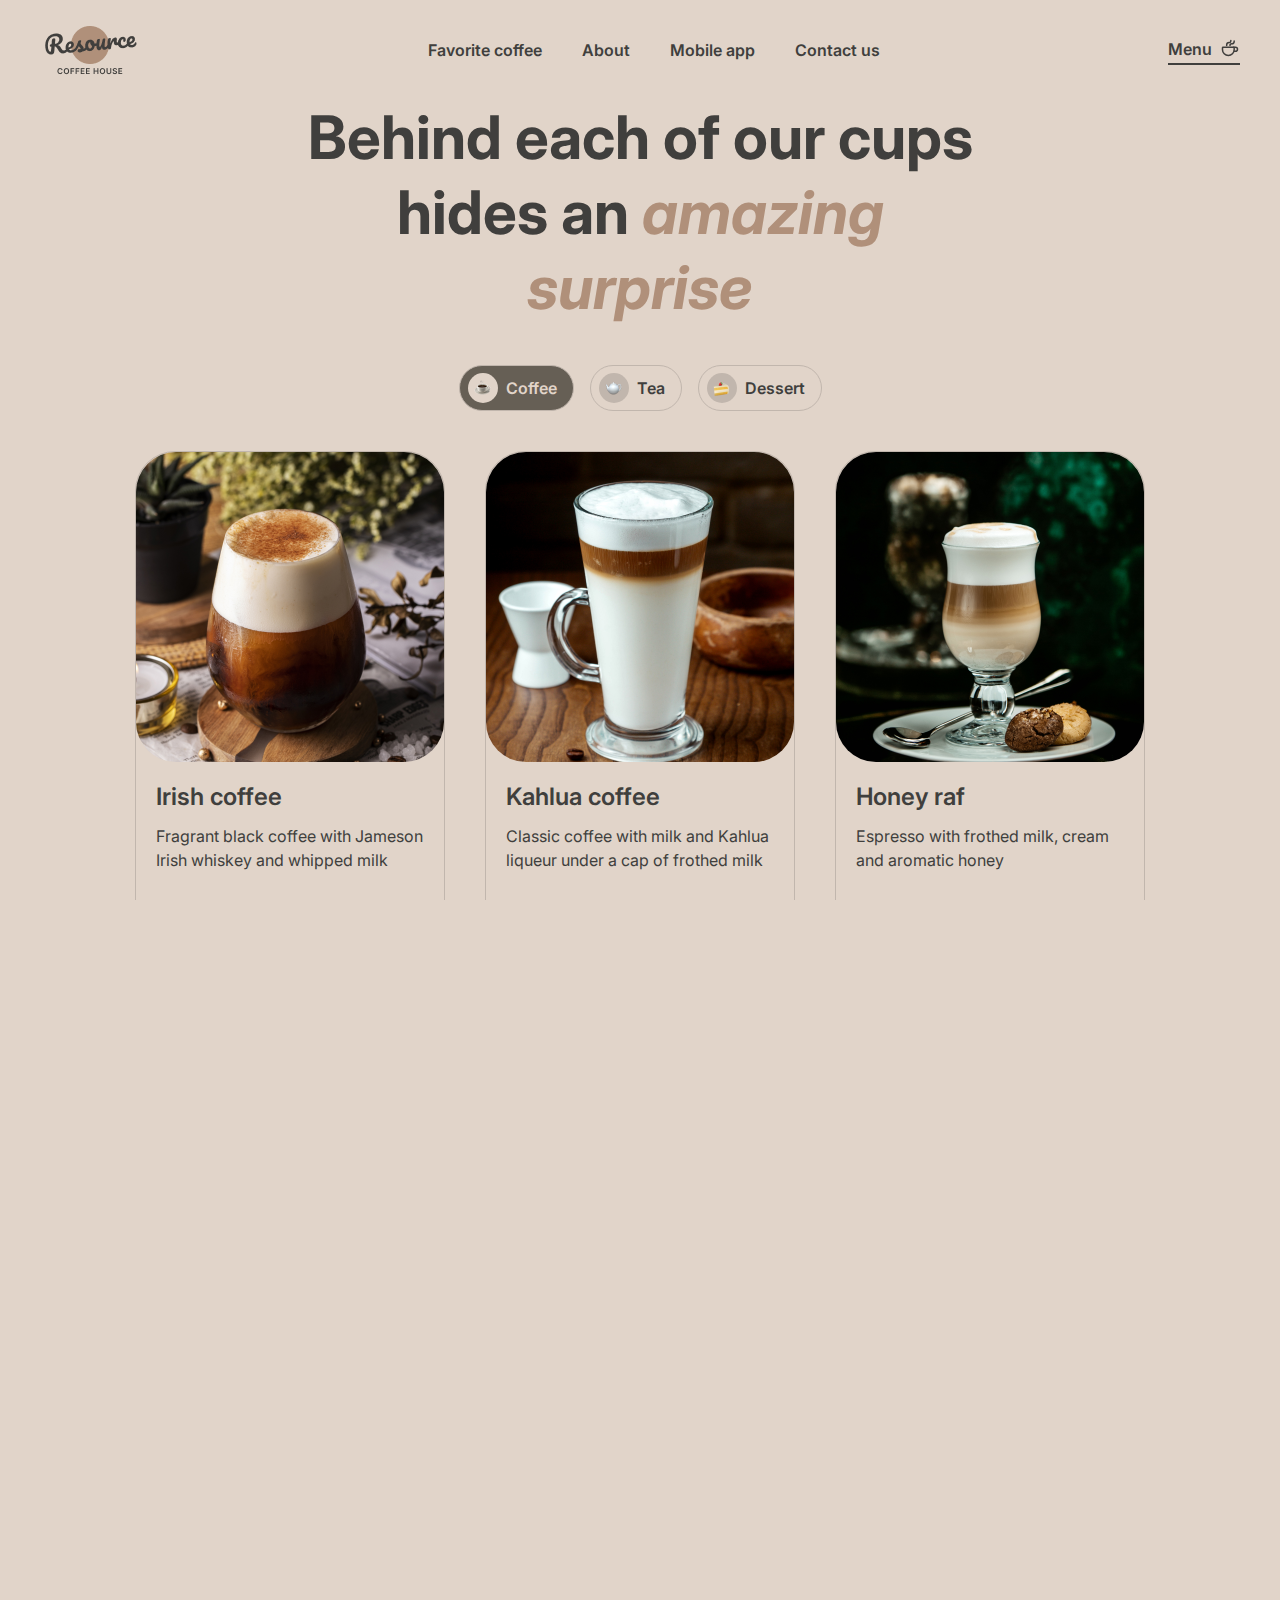
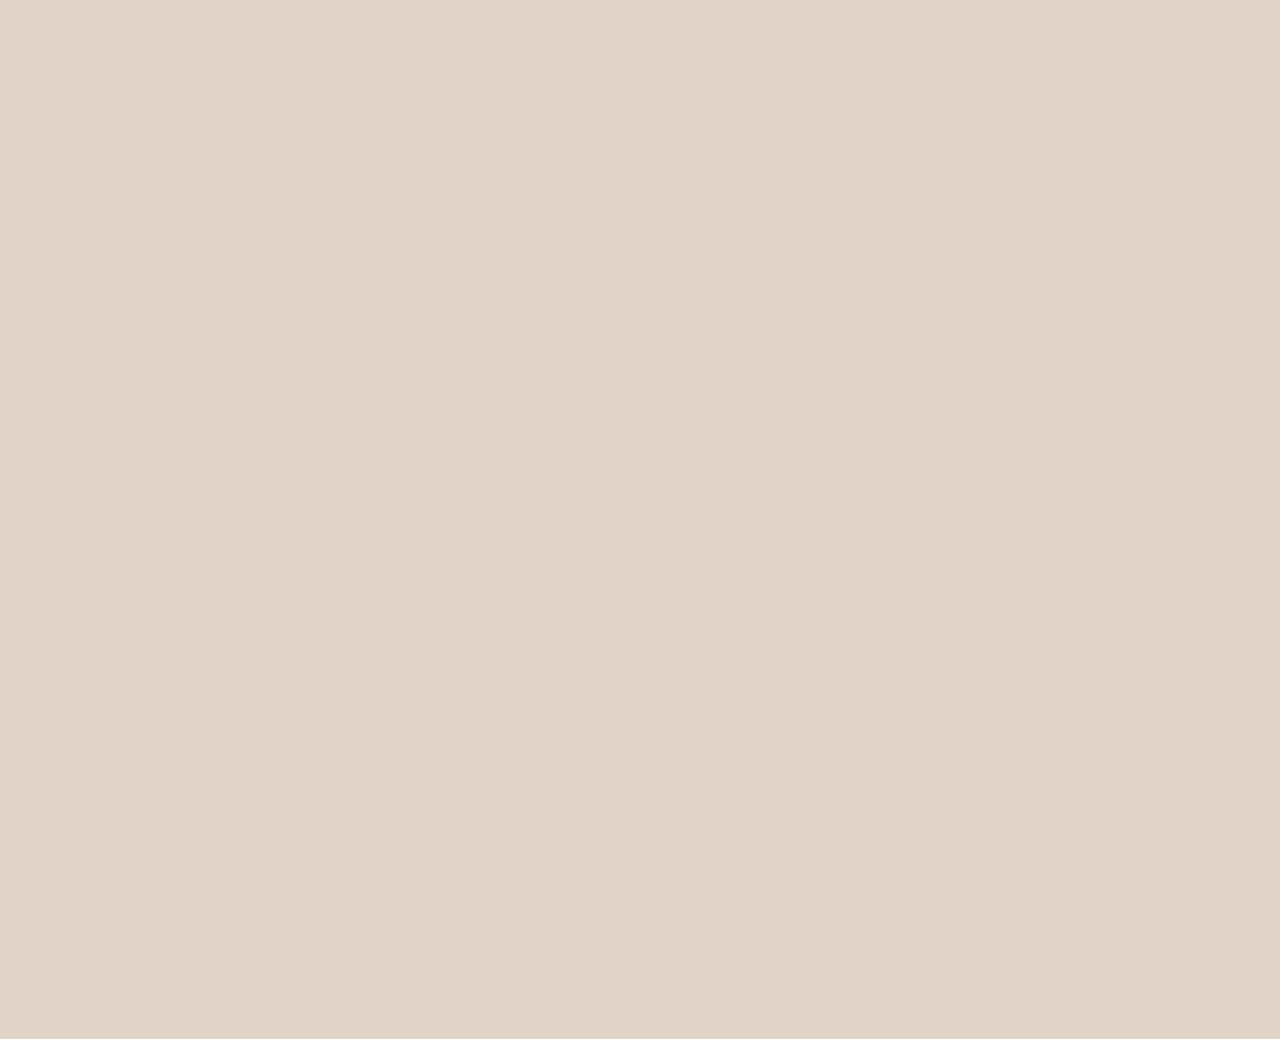
<file: menu-page/menu.html>
<!DOCTYPE html>
<html lang="en">

<head>
    <meta charset="UTF-8">
    <meta name="viewport" content="width=device-width, initial-scale=1.0">
    <link rel="shortcut icon" href="../assets/favicon/favicon-32x32.png" type="image/x-icon">
    <link rel="preconnect" href="https://fonts.googleapis.com">
    <link rel="preconnect" href="https://fonts.gstatic.com" crossorigin>
    <link href="https://fonts.googleapis.com/css2?family=Inter:wght@400;600&display=swap" rel="stylesheet">
    <link rel="stylesheet" href="../menu-page/style.css">
    <title>Menu</title>
</head>

<body>
    <header class="header">
        <div class="wrapper header__wrapper">
            <a href="../home-page/index.html" class="logo">
                <img src="../assets/logo.png" class="logo__img" alt="logo">
            </a>
            <nav class="header__nav">
                <ul class="nav-list">
                    <li class="nav-list__item">
                        <a href="../home-page/index.html#favorite-coffee" class="header__link">Favorite
                            coffee</a>
                    </li>
                    <li class="nav-list__item">
                        <a href="../home-page/index.html#about" class="header__link">About</a>
                    </li>
                    <li class="nav-list__item">
                        <a href="../home-page/index.html#mobile-app" class="header__link">Mobile app</a>
                    </li>
                    <li class="nav-list__item">
                        <a href="#contact-us" class="header__link">Contact us</a>
                    </li>
                </ul>
            </nav>
            <a href="#" class="header__link menu-link disabled">
                <span>Menu</span>
                <img class="menu-link-img" src="../assets/icons/coffee-cup.svg" alt="coffee-cup">
            </a>
            <div class="burger-menu-btn">
                <span></span>
                <span></span>
            </div>
        </div>
    </header>
    <main class="main">
        <h1 class="hidden_H">h1</h1>
        <section class="wrapper h2__wrapper">
            <h2 class="h2">Behind each of our cups hides an <span>amazing surprise</span></h2>
        </section>
        <div class="wrapper tabs__wrapper">
            <div class="tabs">
                <a href="#" class="tabs__tab tabs__tab_active disabled">
                    <figure class="tabs__img tabs__img_active">
                        <img src="../assets/icons/cup.png" class="img" alt="tab">
                    </figure>
                    <span class="tabs__title">Coffee</span>
                </a>
                <a href="#" class="tabs__tab">
                    <figure class="tabs__img">
                        <img src="../assets/icons/teaspot.png" class="img" alt="tab">
                    </figure>
                    <span class="tabs__title">Tea</span>
                </a>
                <a href="#" class="tabs__tab">
                    <figure class="tabs__img">
                        <img src="../assets/icons/cake.png" class="img" alt="tab">
                    </figure>
                    <span class="tabs__title">Dessert</span>
                </a>
            </div>
        </div>
        <div class="cards">
            <div class="wrapper cards__wrapper">
                <div class="cards__content">
                    <div class="card">
                        <figure class="card__img">
                            <img src="../assets/img/coffee/coffee-1.png" class="scale-img" alt="coffee">
                        </figure>
                        <div class="card__body">
                            <div class="card-description">
                                <p class="card__title">Irish coffee</p>
                                <p class="card__info">Fragrant black coffee with Jameson Irish whiskey and whipped milk
                                </p>
                            </div>
                            <p class="card__price">$7.00</p>
                        </div>
                    </div>
                    <div class="card">
                        <figure class="card__img">
                            <img src="../assets/img/coffee/coffee-2.png" class="scale-img" alt="coffee">
                        </figure>
                        <div class="card__body">
                            <div class="card-description">
                                <p class="card__title">Kahlua coffee</p>
                                <p class="card__info">Classic coffee with milk and Kahlua liqueur under a cap of frothed
                                    milk</p>
                            </div>
                            <p class="card__price">$7.00</p>
                        </div>
                    </div>
                    <div class="card">
                        <figure class="card__img">
                            <img src="../assets/img/coffee/coffee-3.png" class="scale-img" alt="coffee">
                        </figure>
                        <div class="card__body">
                            <div class="card-description">
                                <p class="card__title">Honey raf</p>
                                <p class="card__info">Espresso with frothed milk, cream and aromatic honey</p>
                            </div>
                            <p class="card__price">$5.50</p>
                        </div>
                    </div>
                    <div class="card">
                        <figure class="card__img">
                            <img src="../assets/img/coffee/coffee-4.png" class="scale-img" alt="coffee">
                        </figure>
                        <div class="card__body">
                            <div class="card-description">
                                <p class="card__title">Ice cappuccino</p>
                                <p class="card__info">Cappuccino with soft thick foam in summer version with ice</p>
                            </div>
                            <p class="card__price">$5.00</p>
                        </div>
                    </div>
                    <div class="card card_hide">
                        <figure class="card__img">
                            <img src="../assets/img/coffee/coffee-5.png" class="scale-img" alt="coffee">
                        </figure>
                        <div class="card__body">
                            <div class="card-description">
                                <p class="card__title">Espresso</p>
                                <p class="card__info">Classic black coffee</p>
                            </div>
                            <p class="card__price">$4.50</p>
                        </div>
                    </div>
                    <div class="card card_hide">
                        <figure class="card__img">
                            <img src="../assets/img/coffee/coffee-6.png" class="scale-img" alt="coffee">
                        </figure>
                        <div class="card__body">
                            <div class="card-description">
                                <p class="card__title">Latte</p>
                                <p class="card__info">Espresso coffee with the addition of steamed milk and dense milk
                                    foam
                                </p>
                            </div>
                            <p class="card__price">$5.50</p>
                        </div>
                    </div>
                    <div class="card card_hide">
                        <figure class="card__img">
                            <img src="../assets/img/coffee/coffee-7.png" class="scale-img" alt="coffee">
                        </figure>
                        <div class="card__body">
                            <div class="card-description">
                                <p class="card__title">Latte macchiato</p>
                                <p class="card__info">Espresso with frothed milk and chocolate</p>
                            </div>
                            <p class="card__price">$5.50</p>
                        </div>
                    </div>
                    <div class="card card_hide">
                        <figure class="card__img">
                            <img src="../assets/img/coffee/coffee-8.png" class="scale-img" alt="coffee">
                        </figure>
                        <div class="card__body">
                            <div class="card-description">
                                <p class="card__title">Coffee with cognac</p>
                                <p class="card__info">Fragrant black coffee with cognac and whipped cream</p>
                            </div>
                            <p class="card__price">$6.50</p>
                        </div>
                    </div>
                </div>
                <div class="cards__refresh-btn">
                    <svg width="24" height="24" viewBox="0 0 24 24" fill="none" xmlns="http://www.w3.org/2000/svg">
                        <path
                            d="M21.8883 13.5C21.1645 18.3113 17.013 22 12 22C6.47715 22 2 17.5228 2 12C2 6.47715 6.47715 2 12 2C16.1006 2 19.6248 4.46819 21.1679 8"
                            stroke="#403F3D" stroke-linecap="round" stroke-linejoin="round" />
                        <path d="M17 8H21.4C21.7314 8 22 7.73137 22 7.4V3" stroke="#403F3D" stroke-linecap="round"
                            stroke-linejoin="round" />
                    </svg>
                </div>
            </div>
        </div>
    </main>
    <footer class="footer" id="contact-us">
        <div class="wrapper footer__wrapper">
            <div class="footer__content">
                <div class="socials">
                    <h2 class="h2 left-h2 footer__h2">
                        Sip, Savor, Smile. <span>It’s coffee time!</span>
                    </h2>
                    <div class="links">
                        <a class="socials__icon icon-btn icon-btn_light" href="https://twitter.com/">
                            <svg width="24" height="24" viewBox="0 0 24 24" fill="none"
                                xmlns="http://www.w3.org/2000/svg">
                                <path
                                    d="M23 3.01006C23 3.01006 20.9821 4.20217 19.86 4.54006C19.2577 3.84757 18.4573 3.35675 17.567 3.13398C16.6767 2.91122 15.7395 2.96725 14.8821 3.29451C14.0247 3.62177 13.2884 4.20446 12.773 4.96377C12.2575 5.72309 11.9877 6.62239 12 7.54006V8.54006C10.2426 8.58562 8.50127 8.19587 6.93101 7.4055C5.36074 6.61513 4.01032 5.44869 3 4.01006C3 4.01006 -1 13.0101 8 17.0101C5.94053 18.408 3.48716 19.109 1 19.0101C10 24.0101 21 19.0101 21 7.51006C20.9991 7.23151 20.9723 6.95365 20.92 6.68006C21.9406 5.67355 23 3.01006 23 3.01006Z"
                                    stroke="#E1D4C9" stroke-linecap="round" stroke-linejoin="round" />
                            </svg>
                        </a>
                        <a class="socials__icon icon-btn icon-btn_light" href="https://www.instagram.com/">
                            <svg width="24" height="24" viewBox="0 0 24 24" fill="none"
                                xmlns="http://www.w3.org/2000/svg">
                                <path
                                    d="M12 16C14.2091 16 16 14.2091 16 12C16 9.79086 14.2091 8 12 8C9.79086 8 8 9.79086 8 12C8 14.2091 9.79086 16 12 16Z"
                                    stroke="#E1D4C9" stroke-linecap="round" stroke-linejoin="round" />
                                <path
                                    d="M3 16V8C3 5.23858 5.23858 3 8 3H16C18.7614 3 21 5.23858 21 8V16C21 18.7614 18.7614 21 16 21H8C5.23858 21 3 18.7614 3 16Z"
                                    stroke="#E1D4C9" />
                                <path d="M17.5 6.51L17.51 6.49889" stroke="#E1D4C9" stroke-linecap="round"
                                    stroke-linejoin="round" />
                            </svg>
                        </a>
                        <a class="socials__icon icon-btn icon-btn_light" href="https://facebook.com/">
                            <svg width="24" height="24" viewBox="0 0 24 24" fill="none"
                                xmlns="http://www.w3.org/2000/svg">
                                <path
                                    d="M17 2H14C12.6739 2 11.4021 2.52678 10.4645 3.46447C9.52678 4.40215 9 5.67392 9 7V10H6V14H9V22H13V14H16L17 10H13V7C13 6.73478 13.1054 6.48043 13.2929 6.29289C13.4804 6.10536 13.7348 6 14 6H17V2Z"
                                    stroke="#E1D4C9" stroke-linecap="round" stroke-linejoin="round" />
                            </svg>
                        </a>
                    </div>
                </div>
                <div class="contacts">
                    <p class="title">Contact us</p>
                    <a href="https://www.google.ru/maps/place/%D0%9B%D0%BE%D1%81-%D0%90%D0%BD%D0%B4%D0%B6%D0%B5%D0%BB%D0%B5%D1%81,+%D0%9A%D0%B0%D0%BB%D0%B8%D1%84%D0%BE%D1%80%D0%BD%D0%B8%D1%8F,+%D0%A1%D0%A8%D0%90/@34.0206085,-118.7413866,10z/data=!3m1!4b1!4m6!3m5!1s0x80c2c75ddc27da13:0xe22fdf6f254608f4!8m2!3d34.0549076!4d-118.242643!16s%2Fm%2F030qb3t?entry=ttu"
                        class="contact-link" target="_blank">
                        <img src="../assets/icons/pin-alt.svg" class="contact-icon" alt="pin-alt">
                        <span>8558 Green Rd., LA</span>
                    </a>
                    <a href="tel:+16035550123" class="contact-link">
                        <img src="../assets/icons/phone.svg" class="contact-icon" alt="phone">
                        <span>+1 (603) 555-0123</span>
                    </a>
                    <p class="work-time-info">
                        <img src="../assets/icons/clock.svg" class="contact-icon" alt="clock">
                        <span>Mon-Sat: 9:00 AM – 23:00 PM</span>
                    </p>
                </div>
            </div>
        </div>
    </footer>

    <script src="../home-page/index.js"></script>
</body>

</html>
</file>
<file: menu-page/style.css>
@import url(../home-page/vars.css);

*,
*::before,
*::after {
    padding: 0;
    margin: 0;
    border: 0;
    box-sizing: border-box;
}

html,
body {
    height: 100%;
    font-family: var(--main-font-family);
    font-size: 16px;
    font-weight: 600;
    font-style: var(--main-font-style);
    color: var(--font-color-dark);
    background-color: var(--bg-color-body);
    scroll-behavior: smooth;
    overflow-x: hidden;
}

body {
    padding-bottom: 40px;
}

a {
    line-height: 24px;
    color: var(--font-color-dark);
    text-decoration: none;
}

a:hover {
    cursor: pointer;
}

a.disabled {
    pointer-events: none;
    cursor: default;
}

ul[class],
ol[class],
li {
    list-style: none;
}

.h2 {
    padding-bottom: 40px;
    text-align: center;
    font-size: 60px;
    line-height: 125%;
}

@media (max-width: 549px) {
    .h2 {
        font-size: 32px;
    }
}

.h2>span {
    font-style: var(--second-font-style);
    color: var(--font-color-accent);
}

.left-h2 {
    text-align: left;
}

.hidden_H {
    display: none;
}

.wrapper {
    margin: 0 auto;
    padding: 0 40px 40px;
    max-width: 1440px;
}

@media (max-width: 380px) {
    .wrapper {
        margin: 0 auto;
        padding: 0 16px 40px;
    }
}

/* header */

.header__wrapper {
    position: relative;
    padding: 20px 40px;
    display: flex;
    justify-content: space-between;
    align-items: center;
}

@media (max-width: 380px) {
    .header__wrapper {
        padding: 20px 16px;
    }
}

.logo {
    display: flex;
}

.logo-img {
    max-height: 60px;
}

.nav-list {
    display: flex;
    z-index: 30;
    
}

@media (max-width: 768px) {
    .nav-list {
        position: absolute;
        top: 99px;
        right: -800px;
        z-index: 20;
        padding: 60px 40px;
        display: block;
        text-align: center;
        width: 768px;
        height: 924px;
        background: var(--bg-color-body);
        transition: all 0.6s ease-in-out;        
    }

    .burger-menu_open {
        right: 0;
    }
}

@media (max-width: 380px) {
    .nav-list {
        width: 380px;
        height: 600px;   
    }
}

.nav-list__item {
    padding: 0 40px 0 0;
}

@media (max-width: 768px) {
    .nav-list__item {
        padding: 0 0 60px 0;
    }
}

.nav-list__item:last-child {
    padding: 0;
}

.header__link {
    position: relative;
    padding-bottom: 7px;    
}

@media (max-width: 768px) {
    .header__link {
        margin: 0 auto;
        font-size: 32px;
        font-weight: 600;
        line-height: 125%;
    }
}

.header__link::after {
    position: absolute;
    content: '';
    left: 50%;
    bottom: 0;
    display: block;
    width: 0;
    height: 2px;
    transform: translateX(-50%);
    background-color: var(--font-color-dark);
    opacity: 0;
    transition: all 0.3s ease-out;
}

@media (hover: hover) {
    .header__link:hover::after {
        width: 100%;
        opacity: 1;
    }
}

.menu-link {
    padding-bottom: 2px;
    border-bottom: 2px solid var(--font-color-dark);    
}

@media (max-width: 768px) {
    .menu-link {
        position: absolute;
        top: 590px;
        right: -800px;
        z-index: 30;
        width: 768px;
        text-align: center;
        border-bottom: none;
        transition: all 0.6s ease-in-out;
    }

    .burger-menu_open-menu-link{
        right: 0;
    }
}

@media (max-width: 380px) {
    .menu-link {        
        width: 380px;
    }
}

.menu-link-img {
    position: relative;
    top: 3px;
    padding-left: 4px;
}

@media (max-width: 768px) {
    .menu-link-img {
        top: 8px;
        left: 5px;
        width: 40px;
        height: 40px;
    }
}

.burger-menu-btn {
    position: relative;
    width: 44px;
    height: 44px;
    border: 1px solid var(--bg-border-color-dark);
    border-radius: 100px;
    cursor: pointer;
}

.burger-menu-btn span {
    position: absolute;
    top: 17px;
    left: 13px;
    width: 16px;
    height: 1px;
    background: var(--font-color-dark);
    transform: rotate(0deg);
    transition: all 0.5s ease-out;
}

.burger-menu-btn span:last-child {
    top: 25px;
}

.burger-menu-btn_close span:first-child {
    top: 21px;
    transform: rotate(135deg);
}

.burger-menu-btn_close span:last-child {
    top: 21px;
    transform: rotate(-135deg);
}

.burger-menu-btn {
    display: none;
}

@media (max-width: 768px) {
    .burger-menu-btn {
        display: block;
    }
}

/* main h2*/

.h2__wrapper {
    padding: 0 40px;
    max-width: 800px;
}

@media (max-width: 768px) {
    .h2__wrapper {
        max-width: 688px;
    }
}

@media (max-width: 383px) {
    .h2__wrapper {
        padding: 0 16px;
        max-width: 348px;
    }
}

/* tabs */

.tabs {
    display: flex;
    justify-content: center;
    align-items: center;
    gap: 16px;
}

@media (max-width: 380px) {
    .tabs {
        gap: 8px;
    }
}

.tabs__tab {
    padding: 8px 16px 8px 8px;
    display: flex;
    justify-content: flex-start;
    align-items: center;
    gap: 8px;
    height: 46px;
    border: 1px solid var(--border-color-light);
    border-radius: 100px;
    transition: all 0.3s ease-out;
}

.tabs__tab_active {
    color: var(--font-color-light);
    background-color: var(--bg-border-color-dark);
}

.tabs__tab:hover {
    background-color: var(--bg-border-color-dark);
    border-color: var(--bg-border-color-dark);
    color: var(--font-color-light);    
}

.tabs__img {
    display: flex;
    justify-content: center;
    align-items: center;
    width: 30px;
    height: 30px;
    border-radius: 100px;
    background-color: var(--border-color-light);
}

.tabs__img_active {
    background-color: var(--bg-color-body);
}

/* cards */

.cards__wrapper {
    padding-bottom: 100px;
    display: flex;
    flex-direction: column;
    align-items: center;
    gap: 40px;
}

.cards__content {
    display: grid;
    grid-template-columns: 1fr 1fr 1fr 1fr;
    gap: 40px;
}

@media (max-width: 1439px) {
    .cards__content {
        grid-template-columns: 1fr 1fr 1fr;
    }
}

@media (max-width: 1096px) {
    .cards__content {
        grid-template-columns: 1fr 1fr;
    }
}

@media (max-width: 738px) {
    .cards__content {
        grid-template-columns: 1fr;
    }
}

.card {
    max-width: 310px;
    max-height: 506px;
    border: 1px solid var(--border-color-light);
    border-radius: 40px;
}

@media (max-width: 1096px) {
    .card_hide {
        display: none;
    }
}

.card:hover {
    cursor: pointer;
}

.card__img {
    max-width: 310px;
    max-height: 310px;
    border-radius: 40px;
    overflow: hidden;
    display: flex;
    justify-content: center;
    align-items: center;
}

.scale-img {
    transition: 1s;
}

.card:hover .scale-img {
    transform: scale(0.92);
}

.card__body {
    padding: 20px;
    height: 196px;
    display: flex;
    flex-direction: column;
    justify-content: space-between;
}

.card__title {
    padding-bottom: 12px;
    font-size: 24px;
    line-height: 125%;
}

.card__info {
    font-weight: 400;
    line-height: 150%;
}

.card__price {
    font-size: 24px;
    line-height: 125%;
}

.cards__refresh-btn {
    display: none;
}

@media (max-width: 1096px) {
    .cards__refresh-btn {
        display: flex;
        justify-content: center;
        align-items: center;
        width: 60px;
        height: 60px;
        border: 1px solid var(--bg-border-color-dark);
        border-radius: 100px;
    }
}

/* footer */

.footer__wrapper {
    padding: 0 40px;
}

@media (max-width: 380px) {
    .footer__wrapper {
        padding: 0 16px;
    }
}

.footer__content {
    padding: 100px;
    border-radius: 40px;
    display: flex;
    align-items: center;
    gap: 100px;
    background-color: var(--bg-border-color-dark);
    color: var(--font-color-light);
}

@media (max-width: 1174px) {
    .footer__content {
        padding: 100px 60px;
        flex-wrap: wrap;
    }
}

@media (max-width: 462px) {
    .footer__content {
        padding: 60px 16px;
        gap: 40px;
    }
}

.socials {
    max-width: 530px;
}

.footer__h2 {
    padding: 0;
}

.links {
    padding-top: 40px;
    display: flex;
    gap: 12px;
}

.socials__icon {
    border: 1px solid var(--border-color-light);
}

.icon-btn {
    display: flex;
    justify-content: center;
    align-items: center;
    width: 60px;
    height: 60px;
    border-radius: 100px;
    cursor: pointer;
}

.icon-btn_light {
    transition: all 0.3s ease-out;
    cursor: pointer;
}

.icon-btn_light:hover {
    background-color: var(--bg-color-body);
}

.icon-btn_light:hover svg path {
    stroke: var(--font-color-dark);
}

.contacts {
    max-width: 262px;
}

.title {
    padding-bottom: 24px;
    font-size: 24px;
    line-height: 125%;
}

.contact-link {
    position: relative;
    padding: 16px 0 4px;
    display: inline-block;
    font-size: 16px;
    line-height: 150%;
    color: var(--font-color-light);
}

@media (max-width: 768px) {
    .contact-link {
        padding: 16px 0 0;
    }
}

.contact-link::after {
    position: absolute;
    content: '';  
    left: 50%;
    bottom: 0;
    display: block;
    width: 0;
    height: 2px;
    transform: translateX(-50%);
    background-color: var(--font-color-light);
    opacity: 0;
    transition: all 0.3s ease-out;
}

.contact-link:hover::after {
    width: 100%;
    opacity: 1;
}

.contact-icon {
    padding-right: 4px;
}

.work-time-info {
    padding-top: 16px;
}

.work-time-info>span {
    font-size: 16px;
    line-height: 150%;
}
</file>
